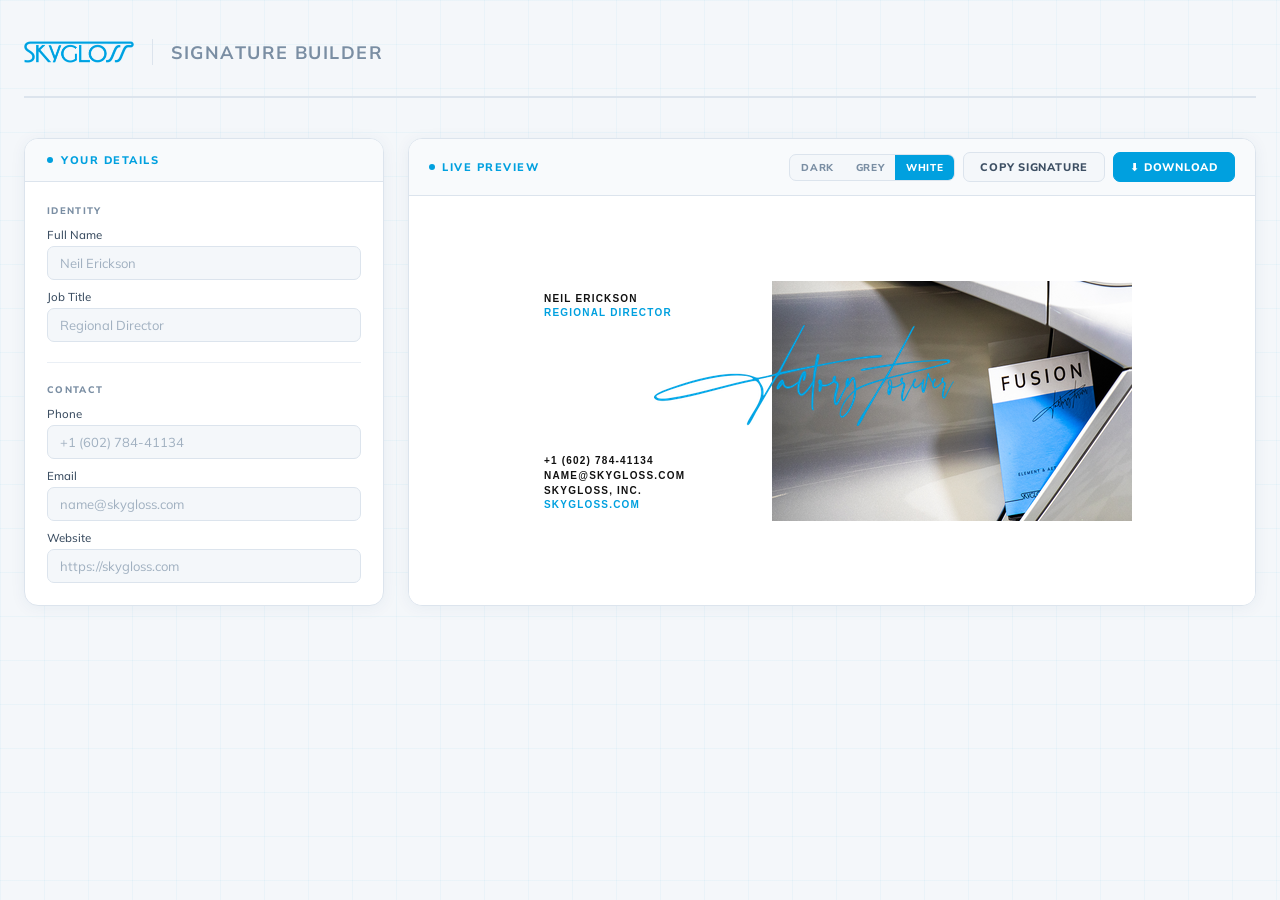
<file: index.html>
<!DOCTYPE html>
<html lang="en">
<head>
  <meta charset="UTF-8" />
  <meta name="viewport" content="width=device-width, initial-scale=1.0" />
  <title>SkyGloss · Email Signature Builder</title>
  <link rel="preconnect" href="https://fonts.googleapis.com" />
  <link href="https://fonts.googleapis.com/css2?family=Mulish:wght@300;400;500;600;700;800&display=swap" rel="stylesheet" />
  <link rel="stylesheet" href="./styles.css" />
</head>
<body>
  <div class="wrap">
    <div class="hdr">
      <img class="hdr-logo" id="hdr_logo" alt="SkyGloss" />
      <div class="hdr-sep"></div>
      <div class="hdr-ttl">Signature Builder</div>
    </div>

    <div class="grid">
      <!-- LEFT -->
      <div>
        <div class="pnl">
          <div class="pnl-hdr"><div class="pnl-dot"></div><div class="pnl-ttl">Your Details</div></div>
          <div class="pnl-body">
            <div class="fsec">
              <div class="fsec-lbl">Identity</div>
              <div class="field"><label>Full Name</label><input type="text" id="f_name" placeholder="Neil Erickson"></div>
              <div class="field"><label>Job Title</label><input type="text" id="f_title" placeholder="Regional Director"></div>
            </div>
            <div class="fsec">
              <div class="fsec-lbl">Contact</div>
              <div class="field"><label>Phone</label><input type="tel" id="f_tel" placeholder="+1 (602) 784-41134"></div>
              <div class="field"><label>Email</label><input type="email" id="f_email" placeholder="name@skygloss.com"></div>
              <div class="field"><label>Website</label><input type="url" id="f_website" placeholder="https://skygloss.com"></div>
            </div>
          </div>
        </div>

      </div>

      <!-- RIGHT: PREVIEW -->
      <div>
        <div class="pnl" style="position:sticky;top:24px;height:100%;display:flex;flex-direction:column">
          <div class="prev-tb">
            <div class="prev-ttl"><div class="pnl-dot"></div>Live Preview</div>
            <div class="prev-actions">
              <div class="bg-btns">
                <button class="bg-btn" data-bg="dark">Dark</button>
                <button class="bg-btn" data-bg="mid">Grey</button>
                <button class="bg-btn active" data-bg="white">White</button>
              </div>
              <button class="btn" id="btn_copy">Copy Signature</button>
              <button class="btn btn-sky" id="btn_download">⬇ Download</button>
            </div>
          </div>
          <div class="prev-stage bg-white" id="prev_stage">
            <div id="sig_preview"></div>
          </div>
          <div class="out-wrap" style="position:absolute;width:1px;height:1px;overflow:hidden;clip:rect(0,0,0,0);white-space:nowrap">
            <div class="out-lbl">HTML Code — paste into Gmail / Outlook / Apple Mail</div>
            <textarea class="out-ta" id="html_out" readonly></textarea>
          </div>
        </div>
      </div>
    </div>
  </div>

  <div id="toast">✓ Copied to clipboard!</div>
  <script src="./app.js"></script>
</body>
</html>
</file>
<file: styles.css>
:root {
  --sky: #00a0df;
  --sky-dark: #0082b8;
  --sky-light: #e8f6fc;
  --sky-mid: #b8e4f5;
  --sky-glow: rgba(0,160,223,0.12);
  --bg: #f4f7fa;
  --bg2: #eaeff5;
  --surface: #ffffff;
  --surface2: #f8fafc;
  --border: #dce4ed;
  --border-sky: rgba(0,160,223,0.3);
  --text: #1a2332;
  --text2: #3d4f63;
  --muted: #7a8ea3;
  --muted2: #a0b0c0;
}

*{box-sizing:border-box;margin:0;padding:0}
body{background:var(--bg);color:var(--text);font-family:'Mulish',system-ui,-apple-system,'Segoe UI',Roboto,Arial,sans-serif;min-height:100vh}
body::before{content:'';position:fixed;inset:0;background-image:linear-gradient(rgba(0,160,223,.04) 1px,transparent 1px),linear-gradient(90deg,rgba(0,160,223,.04) 1px,transparent 1px);background-size:44px 44px;pointer-events:none;z-index:0}
.wrap{position:relative;z-index:1;max-width:1360px;margin:0 auto;padding:36px 24px 60px}

/* HEADER */
.hdr{display:flex;align-items:center;gap:18px;padding-bottom:28px;margin-bottom:40px;border-bottom:2px solid var(--border)}
.hdr-logo{height:32px}
.hdr-sep{width:1px;height:26px;background:var(--border)}
.hdr-ttl{font-family:'Mulish',system-ui,-apple-system,'Segoe UI',Roboto,Arial,sans-serif;font-size:18px;font-weight:700;letter-spacing:.08em;text-transform:uppercase;color:var(--muted)}

/* GRID */
.grid{display:grid;grid-template-columns:360px 1fr;gap:24px;align-items:stretch}

/* PANELS */
.pnl{background:var(--surface);border:1px solid var(--border);border-radius:14px;overflow:hidden;box-shadow:0 2px 16px rgba(0,60,120,.06)}
.pnl-hdr{padding:14px 22px;border-bottom:1px solid var(--border);display:flex;align-items:center;gap:8px;background:var(--surface2)}
.pnl-dot{width:6px;height:6px;border-radius:50%;background:var(--sky)}
.pnl-ttl{font-family:'Mulish',system-ui,-apple-system,'Segoe UI',Roboto,Arial,sans-serif;font-size:11px;font-weight:800;letter-spacing:.14em;text-transform:uppercase;color:var(--sky)}
.pnl-body{padding:22px}

/* FORM */
.fsec{margin-bottom:20px;padding-bottom:20px;border-bottom:1px solid var(--bg2)}
.fsec:last-child{margin-bottom:0;padding-bottom:0;border-bottom:none}
.fsec-lbl{font-size:9.5px;font-weight:800;letter-spacing:.14em;text-transform:uppercase;color:var(--muted);font-family:'Mulish',system-ui,-apple-system,'Segoe UI',Roboto,Arial,sans-serif;margin-bottom:11px}
.field{margin-bottom:9px}
.field:last-child{margin-bottom:0}
.field label{display:block;font-size:11.5px;color:var(--text2);font-weight:500;margin-bottom:4px}
.field input{width:100%;background:var(--bg);border:1.5px solid var(--border);color:var(--text);padding:8px 12px;border-radius:7px;font-size:13px;font-family:'Mulish',system-ui,-apple-system,'Segoe UI',Roboto,Arial,sans-serif;outline:none;transition:border-color .2s,box-shadow .2s}
.field input:focus{border-color:var(--sky);box-shadow:0 0 0 3px var(--sky-glow);background:#fff}
.field input::placeholder{color:var(--muted2)}

/* TOGGLES */
.tog{display:flex;align-items:center;justify-content:space-between;padding:9px 12px;background:var(--bg);border:1.5px solid var(--border);border-radius:8px;cursor:pointer;transition:all .2s;margin-bottom:7px;user-select:none}
.tog:last-child{margin-bottom:0}
.tog:hover{border-color:var(--border-sky);background:var(--sky-light)}
.tog-lbl{font-size:12.5px;color:var(--text2);font-weight:500}
.tog-pill{width:32px;height:17px;background:var(--muted2);border-radius:100px;position:relative;transition:background .2s;flex-shrink:0}
.tog-pill::after{content:'';position:absolute;top:2.5px;left:2.5px;width:12px;height:12px;background:#fff;border-radius:50%;transition:transform .2s;box-shadow:0 1px 3px rgba(0,0,0,.2)}
.tog.on .tog-pill{background:var(--sky)}
.tog.on .tog-pill::after{transform:translateX(15px)}
.tog.on{border-color:var(--border-sky);background:var(--sky-light)}
.tog-sub{overflow:hidden;max-height:0;transition:max-height .3s ease}
.tog-sub.open{max-height:90px}
.tog-sub .field{margin-top:8px}

/* SUB OPTIONS */
.tog-sub .mode-btns{margin-top:6px}
.tog-sub .field{margin-bottom:8px}
.mode-btns{display:flex;border:1.5px solid var(--border);border-radius:7px;overflow:hidden;background:var(--bg)}
.mode-btn{padding:7px 12px;font-size:10px;font-family:'Mulish',system-ui,-apple-system,'Segoe UI',Roboto,Arial,sans-serif;font-weight:800;letter-spacing:.08em;text-transform:uppercase;cursor:pointer;border:none;background:transparent;color:var(--muted);transition:all .15s;flex:1}
.mode-btn:hover{background:var(--sky-light);color:var(--sky-dark)}
.mode-btn.active{background:var(--sky);color:#fff}
.mode-btn:disabled{opacity:.55;cursor:not-allowed}
.mode-btn:disabled:hover{background:transparent;color:var(--muted)}

/* LAYOUT PICKER */
.lpick{display:grid;grid-template-columns:repeat(auto-fill,minmax(96px,1fr));gap:8px}
.lopt{border:1.5px solid var(--border);border-radius:9px;padding:13px 10px;cursor:pointer;transition:all .18s;background:var(--bg);text-align:center}
.lopt:hover{border-color:var(--border-sky);background:var(--sky-light)}
.lopt.sel{border-color:var(--sky);background:var(--sky-light);box-shadow:0 0 0 2px var(--sky-glow)}
.lopt-name{font-size:10.5px;color:var(--muted);font-family:'Mulish',system-ui,-apple-system,'Segoe UI',Roboto,Arial,sans-serif;font-weight:800;letter-spacing:.08em;text-transform:uppercase;transition:color .18s}
.lopt.sel .lopt-name{color:var(--sky-dark)}

@media (max-width: 900px){
  .grid{grid-template-columns:1fr}
  .lpick{grid-template-columns:repeat(3,minmax(0,1fr))}
  .pnl[style*="sticky"]{position:relative!important;top:auto!important}
}
@media (max-width: 520px){
  .wrap{padding:20px 14px 40px}
  .hdr{gap:10px;padding-bottom:18px;margin-bottom:24px;flex-wrap:wrap}
  .hdr-logo{height:26px}
  .hdr-ttl{font-size:14px;letter-spacing:.06em}
  .lpick{grid-template-columns:repeat(2,minmax(0,1fr))}
  .pnl-body{padding:16px}
}

/* PREVIEW TOOLBAR */
.prev-tb{padding:13px 20px;border-bottom:1px solid var(--border);display:flex;align-items:center;justify-content:space-between;gap:10px;flex-wrap:wrap;background:var(--surface2)}
.prev-ttl{font-family:'Mulish',system-ui,-apple-system,'Segoe UI',Roboto,Arial,sans-serif;font-size:11px;font-weight:800;letter-spacing:.14em;text-transform:uppercase;color:var(--sky);display:flex;align-items:center;gap:7px}
.prev-actions{display:flex;gap:8px;align-items:center;flex-wrap:wrap}

.bg-btns{display:flex;border:1.5px solid var(--border);border-radius:7px;overflow:hidden;background:var(--bg)}
.bg-btn{padding:6px 11px;font-size:10px;font-family:'Mulish',system-ui,-apple-system,'Segoe UI',Roboto,Arial,sans-serif;font-weight:800;letter-spacing:.06em;text-transform:uppercase;cursor:pointer;border:none;background:transparent;color:var(--muted);transition:all .15s}
.bg-btn:hover{background:var(--sky-light);color:var(--sky-dark)}
.bg-btn.active{background:var(--sky);color:#fff}

.btn{padding:7px 16px;border-radius:7px;border:1.5px solid var(--border);font-size:11px;font-weight:800;letter-spacing:.07em;font-family:'Mulish',system-ui,-apple-system,'Segoe UI',Roboto,Arial,sans-serif;text-transform:uppercase;cursor:pointer;transition:all .18s;background:var(--bg);color:var(--text2)}
.btn:hover{border-color:var(--sky);color:var(--sky);background:var(--sky-light)}
.btn-sky{background:var(--sky);border-color:var(--sky);color:#fff}
.btn-sky:hover{background:var(--sky-dark);border-color:var(--sky-dark);color:#fff}

/* STAGE */
.prev-stage{padding:40px 36px;min-height:260px;flex:1;display:flex;align-items:center;justify-content:center;transition:background .3s;overflow-x:auto;-webkit-overflow-scrolling:touch}
.prev-stage.bg-dark{background:#111418}
.prev-stage.bg-mid{background:#edf1f5}
.prev-stage.bg-white{background:#ffffff}
/* Fluid signature preview — scales with stage width like mobile email clients. */
#sig_preview{width:100%;max-width:600px;margin:0 auto}
#sig_preview .sg-sig,
#sig_preview table.sg-sig{width:100%!important;max-width:100%!important;min-width:0!important}
#sig_preview img{max-width:100%;height:auto}
/* Spotlight double-BG: lock 600×240 aspect so the composite fills the cell. */
#sig_preview .sg-bg{
  height:auto!important;
  max-height:none!important;
  aspect-ratio:600 / 240;
  background-size:100% 100%!important;
  overflow:hidden!important
}
#sig_preview .sg-left,
#sig_preview .sg-right{height:100%!important}

@media (max-width: 640px){
  .prev-stage{padding:16px 10px;justify-content:center;align-items:flex-start}
  .prev-tb{padding:12px 14px}
  .prev-actions{width:100%}
  .bg-btns{flex:1 1 100%}
  .bg-btn{flex:1}
  .btn,.btn-sky{flex:1;text-align:center}
  #toast{left:16px;right:16px;bottom:16px;text-align:center}
}

/* HTML output */
.out-wrap{padding:16px 22px 20px;border-top:1px solid var(--border);background:var(--surface2)}
.out-lbl{font-size:9.5px;font-weight:800;letter-spacing:.13em;text-transform:uppercase;color:var(--muted);font-family:'Mulish',system-ui,-apple-system,'Segoe UI',Roboto,Arial,sans-serif;margin-bottom:8px}
.out-ta{width:100%;height:100px;background:var(--bg);border:1.5px solid var(--border);color:var(--muted);padding:9px 12px;border-radius:7px;font-size:10.5px;font-family:'Courier New',monospace;resize:none;outline:none;line-height:1.6;transition:border-color .2s}
.out-ta:focus{border-color:var(--sky)}

/* TOAST */
#toast{position:fixed;bottom:28px;right:28px;background:var(--sky);color:#fff;padding:11px 22px;border-radius:9px;font-size:12px;font-weight:800;font-family:'Mulish',system-ui,-apple-system,'Segoe UI',Roboto,Arial,sans-serif;letter-spacing:.07em;text-transform:uppercase;opacity:0;transform:translateY(8px);transition:all .25s;pointer-events:none;z-index:9999;box-shadow:0 4px 20px rgba(0,160,223,.35)}
#toast.show{opacity:1;transform:translateY(0)}
</file>
